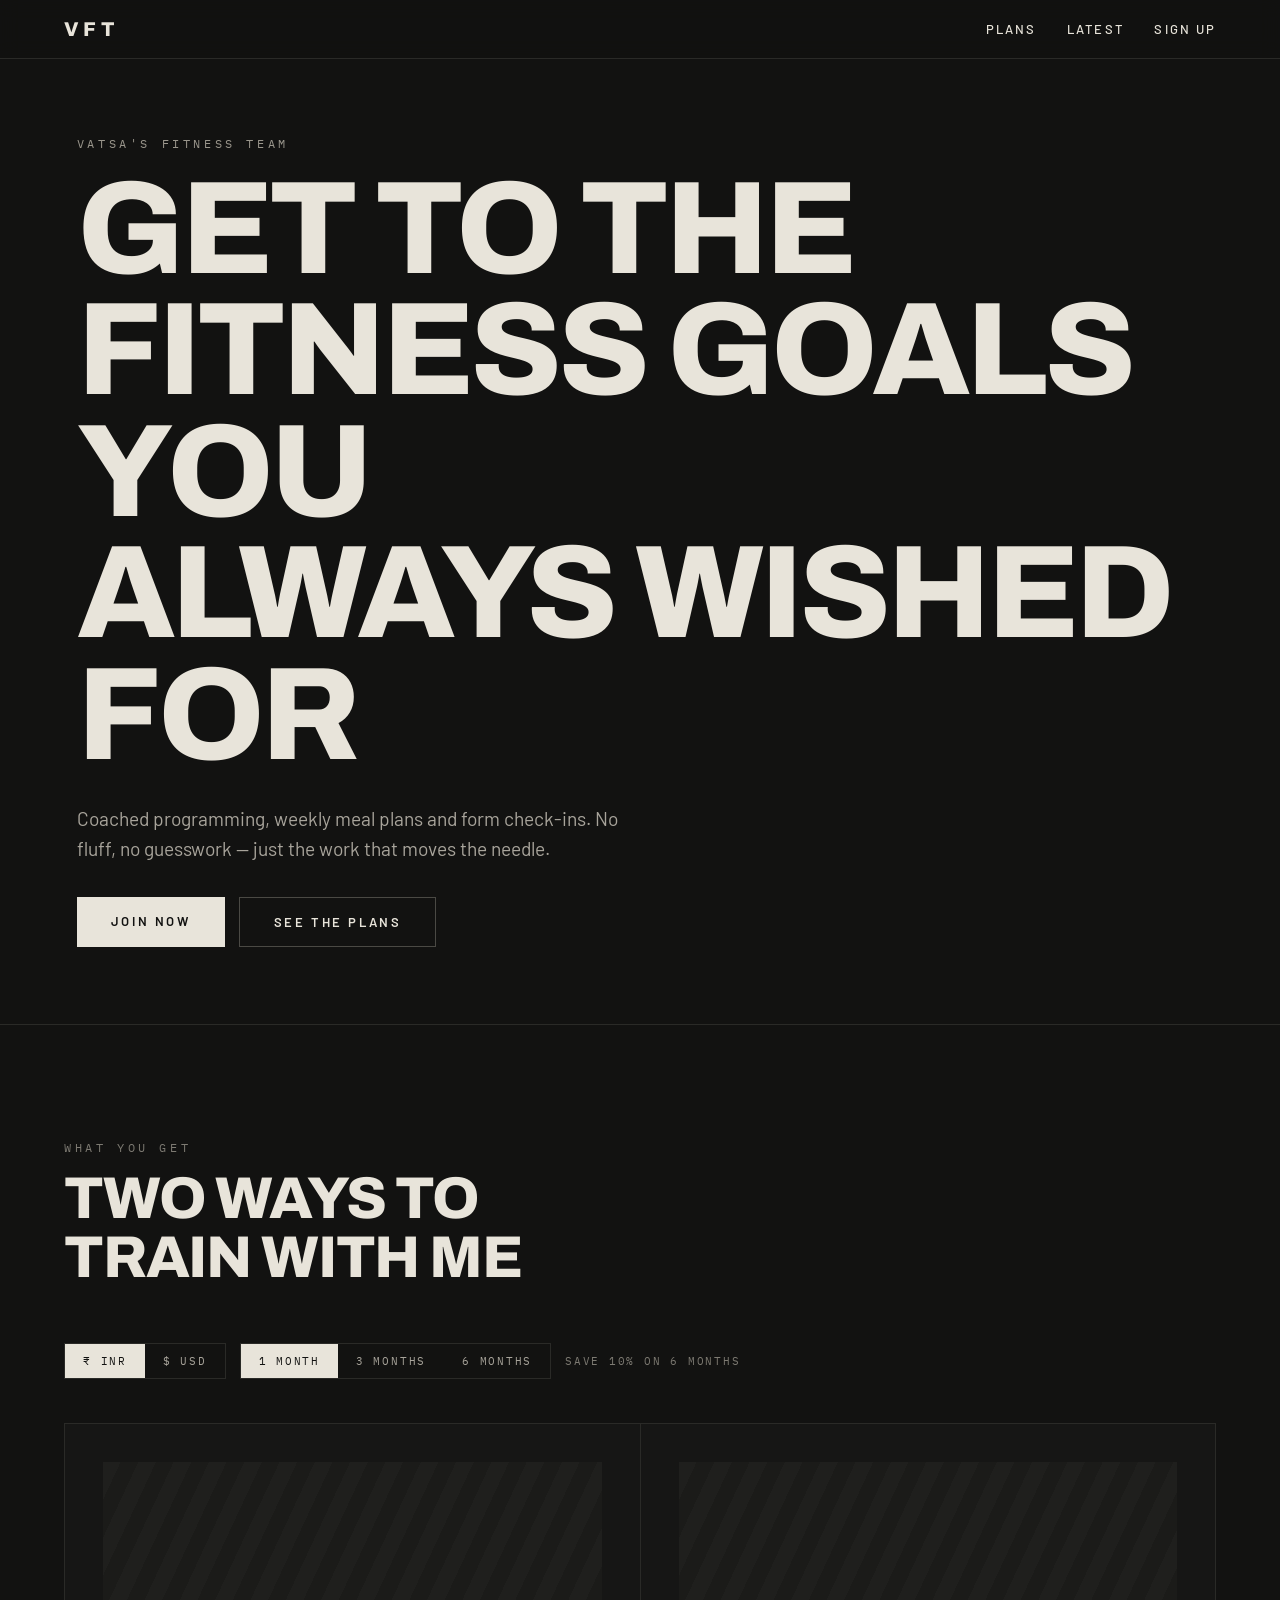
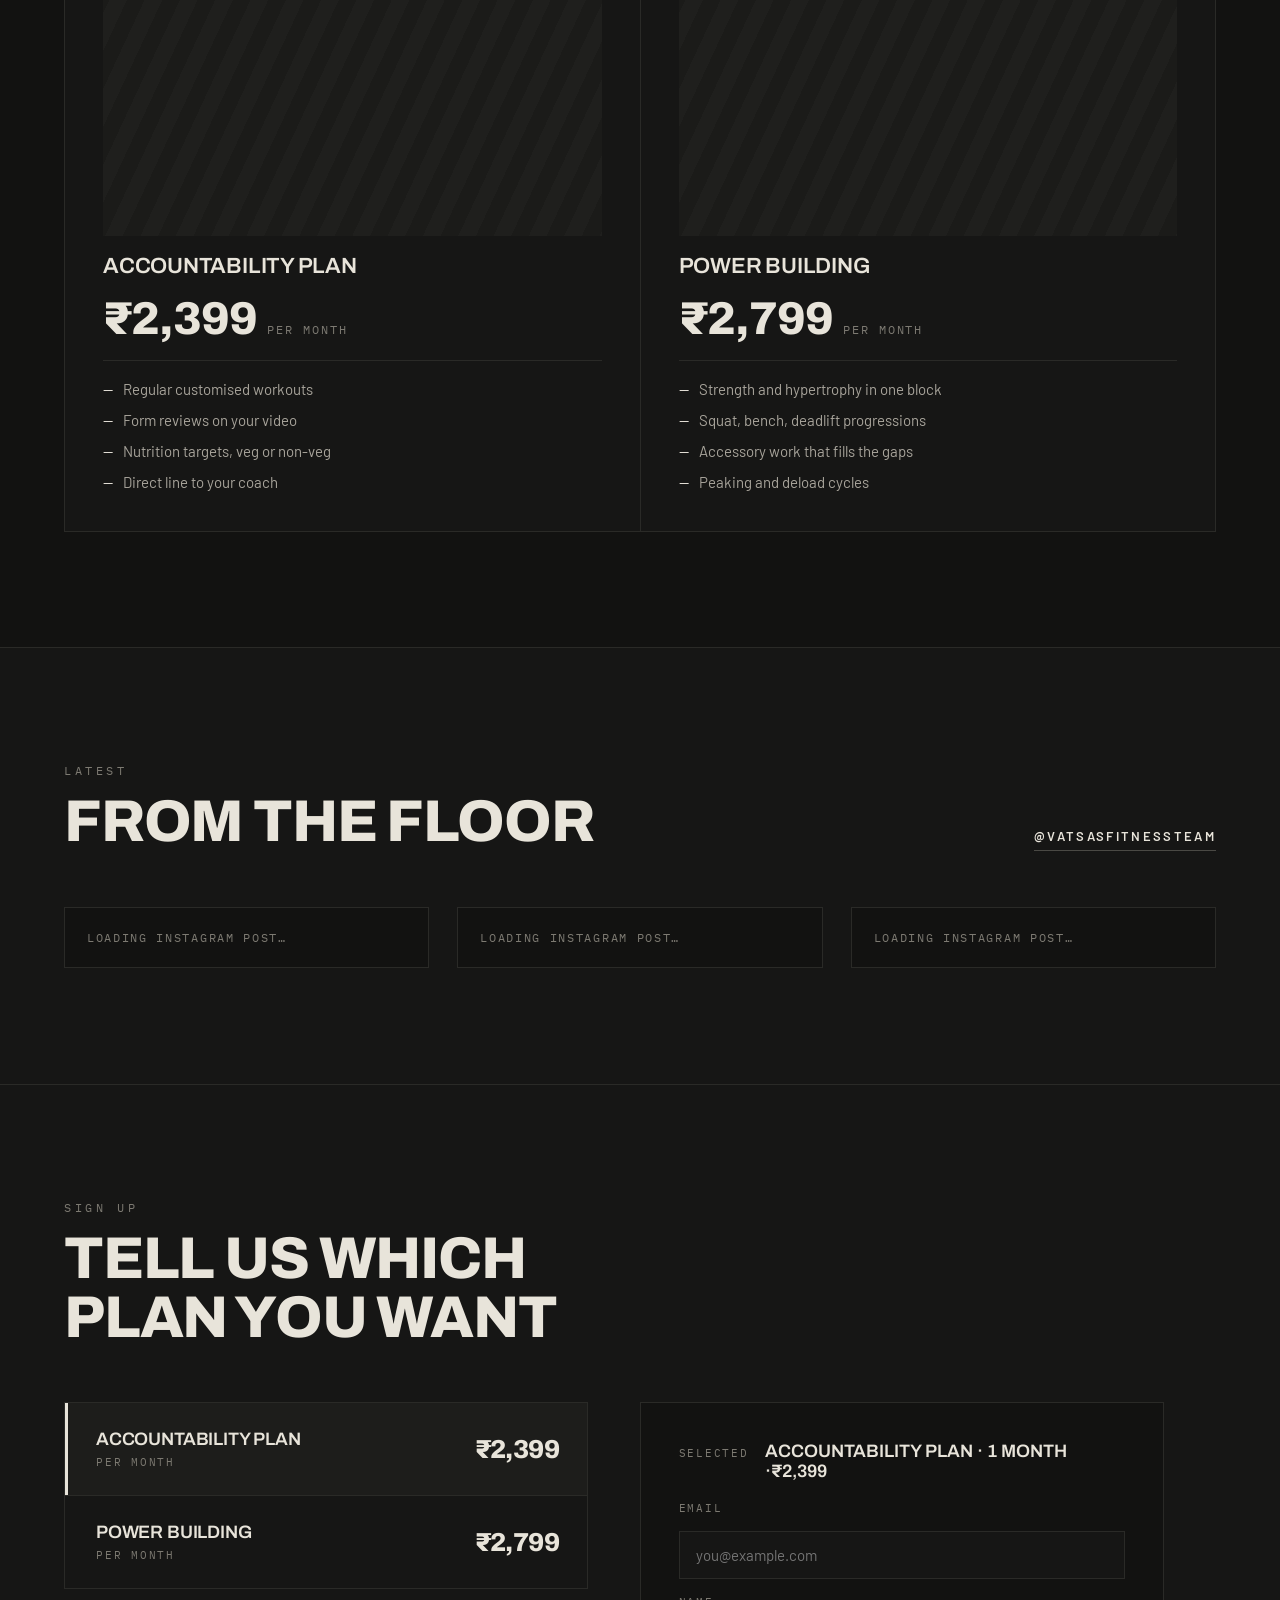
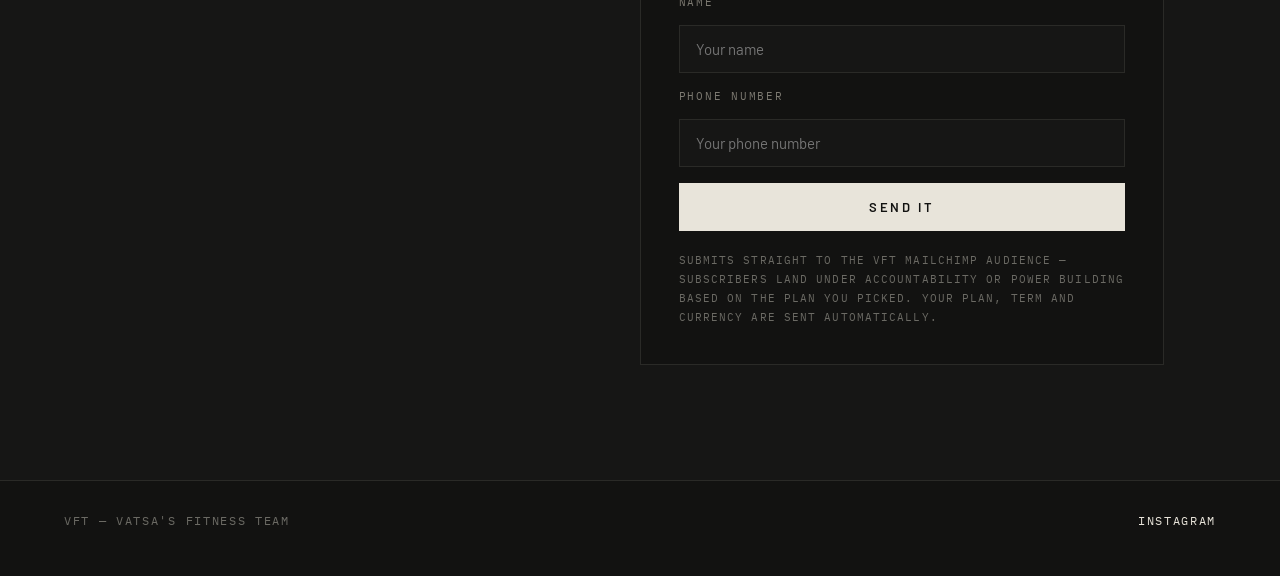
<file: index.html>
<!DOCTYPE html>
<html lang="en">
<head>
<meta charset="utf-8">
<meta name="viewport" content="width=device-width, initial-scale=1">
<title>VFT — Vatsa's Fitness Team</title>
<meta name="description" content="Coached programming, weekly meal plans and form check-ins from Vatsa's Fitness Team.">
<link rel="preconnect" href="https://fonts.googleapis.com">
<link rel="preconnect" href="https://fonts.gstatic.com" crossorigin>
<link href="https://fonts.googleapis.com/css2?family=Archivo:wght@600;800&family=Barlow:wght@400;500;600&family=IBM+Plex+Mono:wght@400&display=swap" rel="stylesheet">
<link rel="stylesheet" href="css/styles.css?v=2">
</head>
<body>

<header class="site-header">
  <a href="#top" class="wordmark">VFT</a>
  <nav class="nav">
    <a href="#plans">Plans</a>
    <a href="#latest">Latest</a>
    <a href="#checkout">Sign up</a>
  </nav>
</header>

<section id="top" class="hero">
  <video class="hero-video" src="assets/videos/hero.mp4" autoplay muted loop playsinline></video>
  <div class="hero-scrim"></div>
  <div class="hero-content">
    <p class="eyebrow">Vatsa's Fitness Team</p>
    <h1 class="hero-title">Get to the<br>fitness goals you<br>always wished for</h1>
    <p class="hero-copy">Coached programming, weekly meal plans and form check-ins. No fluff, no guesswork — just the work that moves the needle.</p>
    <div class="hero-ctas">
      <a href="#checkout" class="btn btn-solid">Join now</a>
      <a href="#plans" class="btn btn-outline">See the plans</a>
    </div>
  </div>
</section>

<section id="plans" class="section">
  <p class="eyebrow eyebrow--muted">What you get</p>
  <h2 class="section-title section-title--narrow">Two ways to train with me</h2>

  <div class="controls-row">
    <div class="segmented" id="currency-toggle">
      <button type="button" data-currency="INR">₹ INR</button>
      <button type="button" data-currency="USD">$ USD</button>
    </div>
    <div class="segmented" id="term-toggle">
      <button type="button" data-term="1">1 month</button>
      <button type="button" data-term="3">3 months</button>
      <button type="button" data-term="6">6 months</button>
    </div>
    <span class="save-note">Save 10% on 6 months</span>
  </div>

  <div class="plans-grid" id="plans-grid"></div>
</section>

<section id="latest" class="section section--panel">
  <div class="section-head">
    <div>
      <p class="eyebrow eyebrow--muted">Latest</p>
      <h2 class="section-title">From the floor</h2>
    </div>
    <a href="https://www.instagram.com/vatsasfitnessteam/" target="_blank" rel="noopener" class="text-link">@vatsasfitnessteam</a>
  </div>

  <div class="latest-grid" id="latest-grid">
    <div class="latest-card">
      <blockquote class="instagram-media" data-instgrm-permalink="https://www.instagram.com/p/DHVkRFPxem_/" data-instgrm-version="14">
        <a href="https://www.instagram.com/p/DHVkRFPxem_/" target="_blank" rel="noopener" class="ig-fallback">LOADING INSTAGRAM POST…</a>
      </blockquote>
    </div>
    <div class="latest-card">
      <blockquote class="instagram-media" data-instgrm-permalink="https://www.instagram.com/p/DRxWOi2D2RE/" data-instgrm-version="14">
        <a href="https://www.instagram.com/p/DRxWOi2D2RE/" target="_blank" rel="noopener" class="ig-fallback">LOADING INSTAGRAM POST…</a>
      </blockquote>
    </div>
    <div class="latest-card">
      <blockquote class="instagram-media" data-instgrm-permalink="https://www.instagram.com/p/DB2Jp-ZO0Qi/" data-instgrm-version="14">
        <a href="https://www.instagram.com/p/DB2Jp-ZO0Qi/" target="_blank" rel="noopener" class="ig-fallback">LOADING INSTAGRAM POST…</a>
      </blockquote>
    </div>
  </div>
</section>

<section id="checkout" class="section section--panel">
  <p class="eyebrow eyebrow--muted">Sign up</p>
  <h2 class="section-title section-title--narrow">Tell us which plan you want</h2>

  <div class="checkout-grid">
    <div class="checkout-plans" id="checkout-plans"></div>

    <div class="checkout-summary">
      <div class="summary-row">
        <span class="label">Selected</span>
        <span class="value" id="summary-title"></span>
      </div>

      <form
        action="https://gmail.us2.list-manage.com/subscribe/post?u=199e3a35a019f03ada8e5692e&amp;id=7fbc777e76&amp;f_id=007cfbe3f0"
        method="post"
        id="mc-embedded-subscribe-form"
        name="mc-embedded-subscribe-form"
        class="mc-form validate"
        target="_blank"
      >
        <label class="mc-field-label" for="mce-EMAIL">Email</label>
        <input type="email" name="EMAIL" id="mce-EMAIL" class="mc-input" placeholder="you@example.com" required>

        <label class="mc-field-label" for="mce-FNAME">Name</label>
        <input type="text" name="FNAME" id="mce-FNAME" class="mc-input" placeholder="Your name">

        <label class="mc-field-label" for="mce-PHONE">Phone number</label>
        <input type="tel" name="PHONE" id="mce-PHONE" class="mc-input" placeholder="Your phone number" required>

        <!-- Plan choice, driven automatically by the plan row clicked on the left. -->
        <select name="MMERGE2" id="mc-plan-select" class="mc-visually-hidden" aria-hidden="true" tabindex="-1">
          <option value="Accountability">Accountability</option>
          <option value="Power Building">Power Building</option>
        </select>

        <!-- Term and currency, also driven automatically by the toggles above. -->
        <select name="MMERGE3" id="mc-term-select" class="mc-visually-hidden" aria-hidden="true" tabindex="-1">
          <option value="1 months">1 months</option>
          <option value="3 months">3 months</option>
          <option value="6 months">6 months</option>
        </select>
        <select name="MMERGE5" id="mc-currency-select" class="mc-visually-hidden" aria-hidden="true" tabindex="-1">
          <option value="INR">INR</option>
          <option value="USD">USD</option>
        </select>

        <!-- Mailchimp bot-protection honeypot; keep this field, do not remove. -->
        <div class="mc-visually-hidden" aria-hidden="true">
          <input type="text" name="b_199e3a35a019f03ada8e5692e_7fbc777e76" tabindex="-1" value="">
        </div>

        <button type="submit" class="btn btn-solid btn-pay" id="mc-submit-btn" name="subscribe">Send it</button>
      </form>
      <p class="fine-print">Submits straight to the VFT Mailchimp audience — subscribers land under Accountability or Power Building based on the plan you picked. Your plan, term and currency are sent automatically.</p>
    </div>
  </div>
</section>

<footer class="site-footer">
  <span>VFT — Vatsa's Fitness Team</span>
  <a href="https://www.instagram.com/vatsasfitnessteam/" target="_blank" rel="noopener">Instagram</a>
</footer>

<script async src="https://www.instagram.com/embed.js"></script>
<script src="js/main.js?v=3"></script>
</body>
</html>
</file>
<file: css/styles.css>
:root {
  --bg: #121211;
  --bg-panel: #161615;
  --fg: #E8E4DA;
  --fg-strong: #ffffff;
  --muted: #a8a49b;
  --muted-2: #7d7a72;
  --muted-3: #9a968c;
  --muted-4: #6b6a64;
  --border: #2a2a27;
  --border-strong: #4a4944;
  --font-display: "Archivo", sans-serif;
  --font-body: "Barlow", sans-serif;
  --font-mono: "IBM Plex Mono", monospace;
}

* { box-sizing: border-box; }

html { scroll-behavior: smooth; }

body {
  margin: 0;
  background: var(--bg);
  color: var(--fg);
  font-family: var(--font-body);
  min-height: 100vh;
  overflow-x: hidden;
}

a { color: var(--fg); text-decoration: none; }
a:hover { color: var(--fg-strong); }
::selection { background: var(--fg); color: var(--bg); }

@keyframes vftFade {
  from { opacity: 0; transform: translateY(14px); }
  to { opacity: 1; transform: none; }
}

/* Header */

.site-header {
  position: sticky;
  top: 0;
  z-index: 40;
  display: flex;
  align-items: center;
  justify-content: space-between;
  gap: 24px;
  padding: 18px clamp(20px, 5vw, 64px);
  background: rgba(18, 18, 17, .82);
  backdrop-filter: blur(10px);
  border-bottom: 1px solid var(--border);
}

.wordmark {
  font-family: var(--font-display);
  font-weight: 800;
  font-size: 20px;
  letter-spacing: .22em;
}

.nav {
  display: flex;
  gap: clamp(14px, 2.4vw, 32px);
  font-size: 13px;
  letter-spacing: .16em;
  text-transform: uppercase;
  font-weight: 500;
}

/* Buttons */

.btn {
  display: inline-block;
  padding: 16px 34px;
  font-weight: 600;
  font-size: 13px;
  letter-spacing: .2em;
  text-transform: uppercase;
  cursor: pointer;
  border: 0;
  font-family: inherit;
}

.btn-solid {
  background: var(--fg);
  color: var(--bg);
}
.btn-solid:hover { background: var(--fg-strong); color: var(--bg); }

.btn-outline {
  border: 1px solid var(--border-strong);
  color: var(--fg);
  background: transparent;
}
.btn-outline:hover { border-color: var(--fg); color: var(--fg); }

/* Hero */

.hero {
  position: relative;
  min-height: min(88vh, 820px);
  display: grid;
  align-items: end;
  padding: clamp(28px, 6vw, 80px);
  overflow: hidden;
}

.hero-video {
  position: absolute;
  inset: 0;
  width: 100%;
  height: 100%;
  object-fit: cover;
}

.hero-scrim {
  position: absolute;
  inset: 0;
  background: linear-gradient(180deg, rgba(18, 18, 17, .55) 0%, rgba(18, 18, 17, .15) 40%, rgba(18, 18, 17, .94) 100%);
}

.hero-content {
  position: relative;
  max-width: 1100px;
  animation: vftFade .7s ease both;
  display: flex;
  flex-direction: column;
  align-items: flex-start;
}

.eyebrow {
  font-family: var(--font-mono);
  font-size: 12px;
  letter-spacing: .3em;
  text-transform: uppercase;
  color: var(--muted-3);
  margin: 0 0 18px;
}

.eyebrow--muted { color: var(--muted-2); margin: 0 0 14px; }

.hero-title {
  font-family: var(--font-display);
  font-weight: 800;
  font-size: clamp(34px, 10.5vw, 132px);
  line-height: .92;
  letter-spacing: -.03em;
  text-transform: uppercase;
  margin: 0;
  text-wrap: balance;
  overflow-wrap: break-word;
}

.hero-copy {
  max-width: 52ch;
  font-size: clamp(16px, 1.5vw, 20px);
  line-height: 1.55;
  color: var(--muted);
  margin: 28px 0 34px;
}

.hero-ctas {
  display: flex;
  flex-wrap: wrap;
  gap: 14px;
}

/* Sections */

.section {
  padding: clamp(56px, 9vw, 120px) clamp(20px, 5vw, 64px);
  border-top: 1px solid var(--border);
}

.section--panel { background: var(--bg-panel); }

.section-title {
  font-family: var(--font-display);
  font-weight: 800;
  font-size: clamp(30px, 4.6vw, 60px);
  line-height: 1;
  letter-spacing: -.02em;
  text-transform: uppercase;
  margin: 0 0 clamp(32px, 5vw, 56px);
}

.section-title--narrow { max-width: 16ch; }

.section-head {
  display: flex;
  flex-wrap: wrap;
  align-items: flex-end;
  justify-content: space-between;
  gap: 20px;
  margin-bottom: clamp(32px, 5vw, 56px);
}

.section-head .section-title { margin: 0; }

.text-link {
  font-size: 13px;
  letter-spacing: .18em;
  text-transform: uppercase;
  font-weight: 600;
  border-bottom: 1px solid var(--border-strong);
  padding-bottom: 6px;
}

/* Controls */

.controls-row {
  display: flex;
  flex-wrap: wrap;
  gap: 14px;
  align-items: center;
  margin: 0 0 clamp(28px, 4vw, 44px);
}

.segmented {
  display: flex;
  border: 1px solid var(--border);
}

.segmented button {
  background: transparent;
  color: var(--muted);
  border: 0;
  padding: 10px 18px;
  cursor: pointer;
  font-family: var(--font-mono);
  font-size: 11px;
  letter-spacing: .16em;
  text-transform: uppercase;
}

.segmented button.is-active {
  background: var(--fg);
  color: var(--bg);
}

.save-note {
  font-family: var(--font-mono);
  font-size: 11px;
  letter-spacing: .16em;
  text-transform: uppercase;
  color: var(--muted-2);
}

/* Plans grid */

.plans-grid {
  display: grid;
  grid-template-columns: repeat(auto-fit, minmax(min(100%, 340px), 1fr));
  gap: 1px;
  background: var(--border);
  border: 1px solid var(--border);
}

.plan-card {
  background: var(--bg-panel);
  padding: clamp(24px, 3vw, 38px);
  display: flex;
  flex-direction: column;
  gap: 18px;
}

.plan-media {
  aspect-ratio: 4 / 3;
  background: repeating-linear-gradient(115deg, #1f1f1d 0 16px, #1b1b19 16px 32px);
  display: grid;
  place-items: center;
  overflow: hidden;
  position: relative;
}

.plan-media video {
  position: absolute;
  inset: 0;
  width: 100%;
  height: 100%;
  object-fit: cover;
}

.plan-title {
  font-family: var(--font-display);
  font-weight: 600;
  font-size: 22px;
  letter-spacing: -.01em;
  text-transform: uppercase;
  margin: 0;
}

.plan-price-row {
  display: flex;
  align-items: baseline;
  flex-wrap: wrap;
  gap: 10px;
  padding-bottom: 18px;
  border-bottom: 1px solid var(--border);
}

.plan-price {
  font-family: var(--font-display);
  font-weight: 800;
  font-size: clamp(34px, 4vw, 46px);
  line-height: 1;
  letter-spacing: -.02em;
}

.plan-price-old {
  font-family: var(--font-display);
  font-weight: 600;
  font-size: clamp(18px, 2vw, 22px);
  color: var(--muted-2);
  text-decoration: line-through;
}

.plan-per {
  font-family: var(--font-mono);
  font-size: 12px;
  letter-spacing: .16em;
  text-transform: uppercase;
  color: var(--muted-2);
}

.plan-features {
  list-style: none;
  margin: 0;
  padding: 0;
  display: flex;
  flex-direction: column;
  gap: 10px;
  color: var(--muted);
  font-size: 15px;
  line-height: 1.4;
}

.plan-features li {
  display: flex;
  gap: 10px;
}

.plan-features li::before {
  content: "—";
  color: var(--fg);
}

/* Latest / Instagram */

.latest-grid {
  display: grid;
  grid-template-columns: repeat(auto-fit, minmax(min(100%, 300px), 1fr));
  gap: clamp(16px, 2.5vw, 28px);
  align-items: start;
}

.latest-card {
  background: var(--bg);
  border: 1px solid var(--border);
  overflow: hidden;
}

.latest-card .instagram-media {
  margin: 0;
  width: 100%;
  min-width: 0;
  background: var(--bg);
  border: 0;
}

.ig-fallback {
  display: block;
  padding: 22px;
  font-family: var(--font-mono);
  font-size: 12px;
  letter-spacing: .14em;
  color: var(--muted-2);
}

/* Checkout */

.checkout-grid {
  display: grid;
  grid-template-columns: repeat(auto-fit, minmax(min(100%, 300px), 1fr));
  gap: clamp(24px, 4vw, 56px);
  align-items: start;
  max-width: 1100px;
}

.checkout-plans {
  display: flex;
  flex-direction: column;
  gap: 1px;
  background: var(--border);
  border: 1px solid var(--border);
}

.checkout-plan-row {
  display: flex;
  align-items: center;
  justify-content: space-between;
  gap: 20px;
  background: var(--bg-panel);
  border: 0;
  border-left: 3px solid transparent;
  color: var(--fg);
  padding: 26px 28px;
  cursor: pointer;
  font-family: var(--font-body);
  text-align: left;
  width: 100%;
}

.checkout-plan-row:hover { background: #1d1d1b; }

.checkout-plan-row.is-selected {
  background: #1d1d1b;
  border-left-color: var(--fg);
}

.checkout-plan-row .row-meta {
  display: flex;
  flex-direction: column;
  gap: 6px;
  text-align: left;
}

.checkout-plan-row .row-title {
  font-family: var(--font-display);
  font-weight: 600;
  font-size: 18px;
  text-transform: uppercase;
  letter-spacing: -.01em;
}

.checkout-plan-row .row-per {
  font-family: var(--font-mono);
  font-size: 11px;
  letter-spacing: .16em;
  text-transform: uppercase;
  color: var(--muted-2);
}

.checkout-plan-row .row-price {
  font-family: var(--font-display);
  font-weight: 800;
  font-size: 26px;
  letter-spacing: -.02em;
}

.checkout-summary {
  background: var(--bg);
  border: 1px solid var(--border);
  padding: clamp(24px, 3vw, 38px);
  display: flex;
  flex-direction: column;
  gap: 20px;
}

.summary-row {
  display: flex;
  justify-content: space-between;
  align-items: baseline;
  gap: 16px;
}

.summary-row--total {
  padding-bottom: 20px;
  border-bottom: 1px solid var(--border);
}

.summary-row .label {
  font-family: var(--font-mono);
  font-size: 11px;
  letter-spacing: .16em;
  text-transform: uppercase;
  color: var(--muted-2);
}

.summary-row .value {
  font-family: var(--font-display);
  font-weight: 600;
  font-size: 18px;
  text-transform: uppercase;
}

.summary-row .value--big {
  font-weight: 800;
  font-size: clamp(30px, 3.6vw, 42px);
  line-height: 1;
  letter-spacing: -.02em;
}

.mc-form {
  display: flex;
  flex-direction: column;
  gap: 16px;
}

.mc-field-label {
  font-family: var(--font-mono);
  font-size: 11px;
  letter-spacing: .16em;
  text-transform: uppercase;
  color: var(--muted-2);
}

.mc-input {
  background: var(--bg-panel);
  border: 1px solid var(--border);
  color: var(--fg);
  padding: 14px 16px;
  font-family: var(--font-body);
  font-size: 15px;
}

.mc-input:focus {
  outline: none;
  border-color: var(--fg);
}

.mc-visually-hidden {
  position: absolute;
  left: -5000px;
  width: 1px;
  height: 1px;
  overflow: hidden;
}

.btn-pay { width: 100%; }

.fine-print {
  font-family: var(--font-mono);
  font-size: 11px;
  line-height: 1.7;
  letter-spacing: .1em;
  text-transform: uppercase;
  color: var(--muted-4);
  margin: 0;
}

/* Footer */

.site-footer {
  padding: 32px clamp(20px, 5vw, 64px) 48px;
  border-top: 1px solid var(--border);
  display: flex;
  flex-wrap: wrap;
  gap: 18px;
  justify-content: space-between;
  font-family: var(--font-mono);
  font-size: 12px;
  letter-spacing: .14em;
  color: var(--muted-4);
  text-transform: uppercase;
}
</file>
